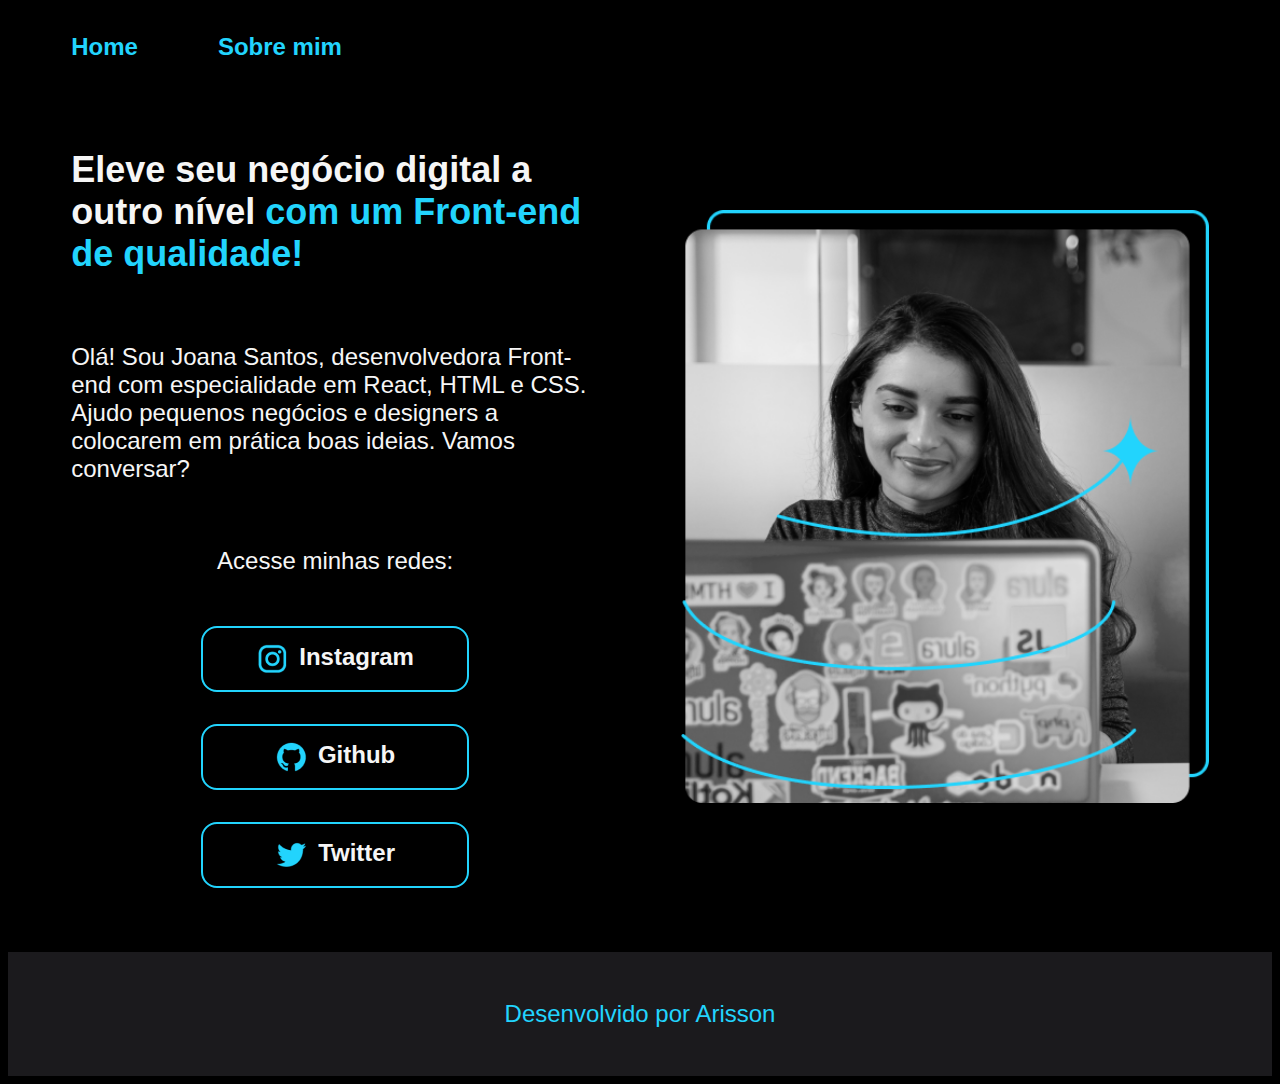
<file: index.html>
<!DOCTYPE html>
<html lang="pt-br">
<head>
    <meta charset="UTF-8">
    <meta http-equiv="X-UA-Compatible" content="IE=edge">
    <meta name="viewport" content="width=device-width, initial-scale=1.0">
    <title>Portifólio</title>
    <link rel="stylesheet" href="./styles/style.css">
</head>
<body>
    <header class="cabecalho">
        <nav class="cabecalho__menu">
            <a class="cabecalho__menu__link" href="index.html">Home</a>
            <a class="cabecalho__menu__link" href="about.html">Sobre mim</a>
        </nav>
    </header>
    <main class="apresentacao">
        <section class="apresentacao__conteudo">
            <h1 class="apresentacao__conteudo__titulo">Eleve seu negócio digital a outro nível 
            <strong class="titulo-destaque">com um Front-end de qualidade!</strong></h1>
            <p class="apresentacao__conteudo__texto">Olá! Sou Joana Santos, desenvolvedora Front-end com especialidade em React, HTML e CSS. Ajudo pequenos negócios e designers a colocarem em prática boas ideias. Vamos conversar?</p>
            <div class="apresentacao__links">
                <h2 class="apresentacao__links__subtitulo">Acesse minhas redes:</h2>
                <a class="apresentacao__links__navegacao" href="">
                    <img src="./assets/instagram.png" alt="Icone do instagram">
                    Instagram
                </a>
                <a class="apresentacao__links__navegacao" href="">
                    <img src="./assets/github.png" alt="Icone Github"> 
                    Github
                </a>
                <a class="apresentacao__links__navegacao" href="">
                    <img src="./assets/twitter.png" alt="Icone Twitter"> 
                    Twitter
                </a>
            </div>
        </section>
        <img class="apresentacao__imagem" src="./assets/Imagem.png" alt="Foto da Joana Santos programando">
    </main>
    <footer class="rodape">
        <p>Desenvolvido por Arisson</p>
    </footer>
</body>
</html>
</file>
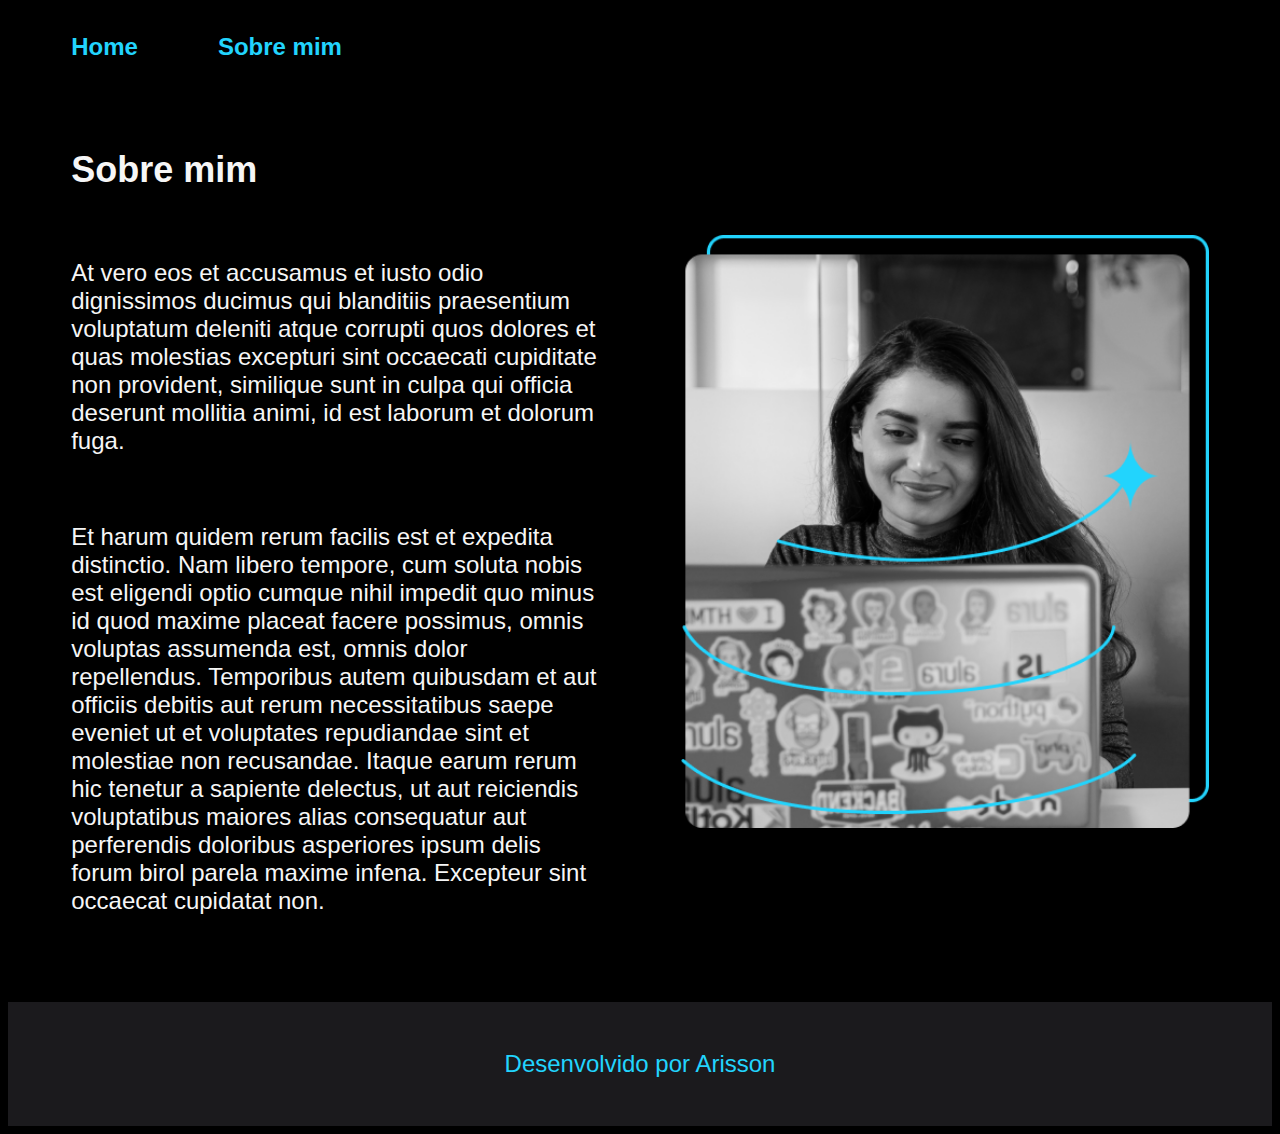
<file: about.html>
<!DOCTYPE html>
<html lang="pt-br">
<head>
    <meta charset="UTF-8">
    <meta http-equiv="X-UA-Compatible" content="IE=edge">
    <meta name="viewport" content="width=device-width, initial-scale=1.0">
    <title>Sobre mim</title>
    <link rel="stylesheet" href="./styles/style.css">
</head>
<body>
    <header class="cabecalho">
        <nav class="cabecalho__menu">
            <a class="cabecalho__menu__link" href="index.html">Home</a>
            <a class="cabecalho__menu__link" href="about.html">Sobre mim</a>
        </nav>
    </header>
    <main class="apresentacao">
        <section class="apresentacao__conteudo">
            <h1 class="apresentacao__conteudo__titulo">Sobre mim</h1>
            <p class="apresentacao__conteudo__texto">At vero eos et accusamus et iusto odio dignissimos ducimus qui blanditiis praesentium voluptatum deleniti atque corrupti quos dolores et quas molestias excepturi sint occaecati cupiditate non provident, similique sunt in culpa qui officia deserunt mollitia animi, id est laborum et dolorum fuga.</p>
            <p class="apresentacao__conteudo__texto">Et harum quidem rerum facilis est et expedita distinctio. Nam libero tempore, cum soluta nobis est eligendi optio cumque nihil impedit quo minus id quod maxime placeat facere possimus, omnis voluptas assumenda est, omnis dolor repellendus. Temporibus autem quibusdam et aut officiis debitis aut rerum necessitatibus saepe eveniet ut et voluptates repudiandae sint et molestiae non recusandae. Itaque earum rerum hic tenetur a sapiente delectus, ut aut reiciendis voluptatibus maiores alias consequatur aut perferendis doloribus asperiores ipsum delis forum birol parela maxime infena. Excepteur sint occaecat cupidatat non.</p>
        </section>
        <img class="apresentacao__imagem" src="./assets/Imagem.png" alt="Foto da Joana Santos programando">
    </main>
    <footer class="rodape">
        <p>Desenvolvido por Arisson</p>
    </footer>
</body>
</html>
</file>
<file: styles/style.css>
:root {
    --cor-primaria: #000000;
    --cor-secundaria: #f6f6f6;
    --cor-terciaria: #22d4fd;
}

body {
    box-sizing: border-box;
    background-color: var(--cor-primaria);
    color: var(--cor-secundaria);
}

.titulo-destaque {
    color: var(--cor-terciaria);
}

.cabecalho {
    padding: 2% 0% 0% 5%;
}

.cabecalho__menu {
    display: flex;
    gap: 80px;
}

.cabecalho__menu__link {
    font-family: 'Montserrat', sans-serif;
    font-size: 1.5rem;
    font-weight: 600;
    color: var(--cor-terciaria);
    text-decoration: none;
}

.apresentacao {
    padding: 5% 5%;
    display: flex;
    align-items: center;
    justify-content: space-between;
    gap: 82px;
}

.apresentacao__conteudo {
    width: 50%;
    display: flex;
    flex-direction: column;
    gap: 20px;
}

.apresentacao__conteudo__titulo {
    font-size: 2.25rem;
    font-family: 'Krona One', sans-serif;
}

.apresentacao__conteudo__texto {
    font-size: 1.5rem;
    font-family: 'Montserrat', sans-serif;
}


.apresentacao__links {
    display: flex;
    flex-direction: column;
    justify-content: space-between;
    align-items: center;
    gap: 32px; /* adiciona espaços iguais entre cada quadrado */
}

.apresentacao__links__subtitulo {
    font-family: 'Krona One', sans-serif;
    font-weight: 400;
    font-size: 1.5rem;
}

.apresentacao__links__navegacao {
    display: flex;
    justify-content: center;
    gap: 10px;
    border: 2px solid var(--cor-terciaria);
    width: 50%;
    text-align: center;
    border-radius: 16px;
    font-size: 1.5rem;
    padding: 15px 0;
    text-decoration: none;
    color: #f6f6f6;
    font-family: 'Montserrat', sans-serif;
    font-weight: 600;
}

.apresentacao__links__link:hover {
    border: 2px solid var(--cor-secundaria);
}

.apresentacao__imagem {
    width: 50%;
}

.rodape {
    padding: 24px;
    color: var(--cor-terciaria);
    background-color: #1b1a1d;
    text-align: center;
    font-family: 'Montserrat', sans-serif;
    font-size: 1.5rem;
    font-weight: 400;
}

.apresentacao__conteudo__texto a{
    text-decoration: none;
    color: var(--cor-terciaria);
}

@media (max-width: 1200px) {
    .cabecalho {
        padding: 10%;
    }

    .cabecalho__menu {
        justify-content: center;
    }

    .apresentacao {
        flex-direction: column-reverse;
        padding: 5%;
    }

    .apresentacao__conteudo {
        width: auto;
    }

}
</file>
